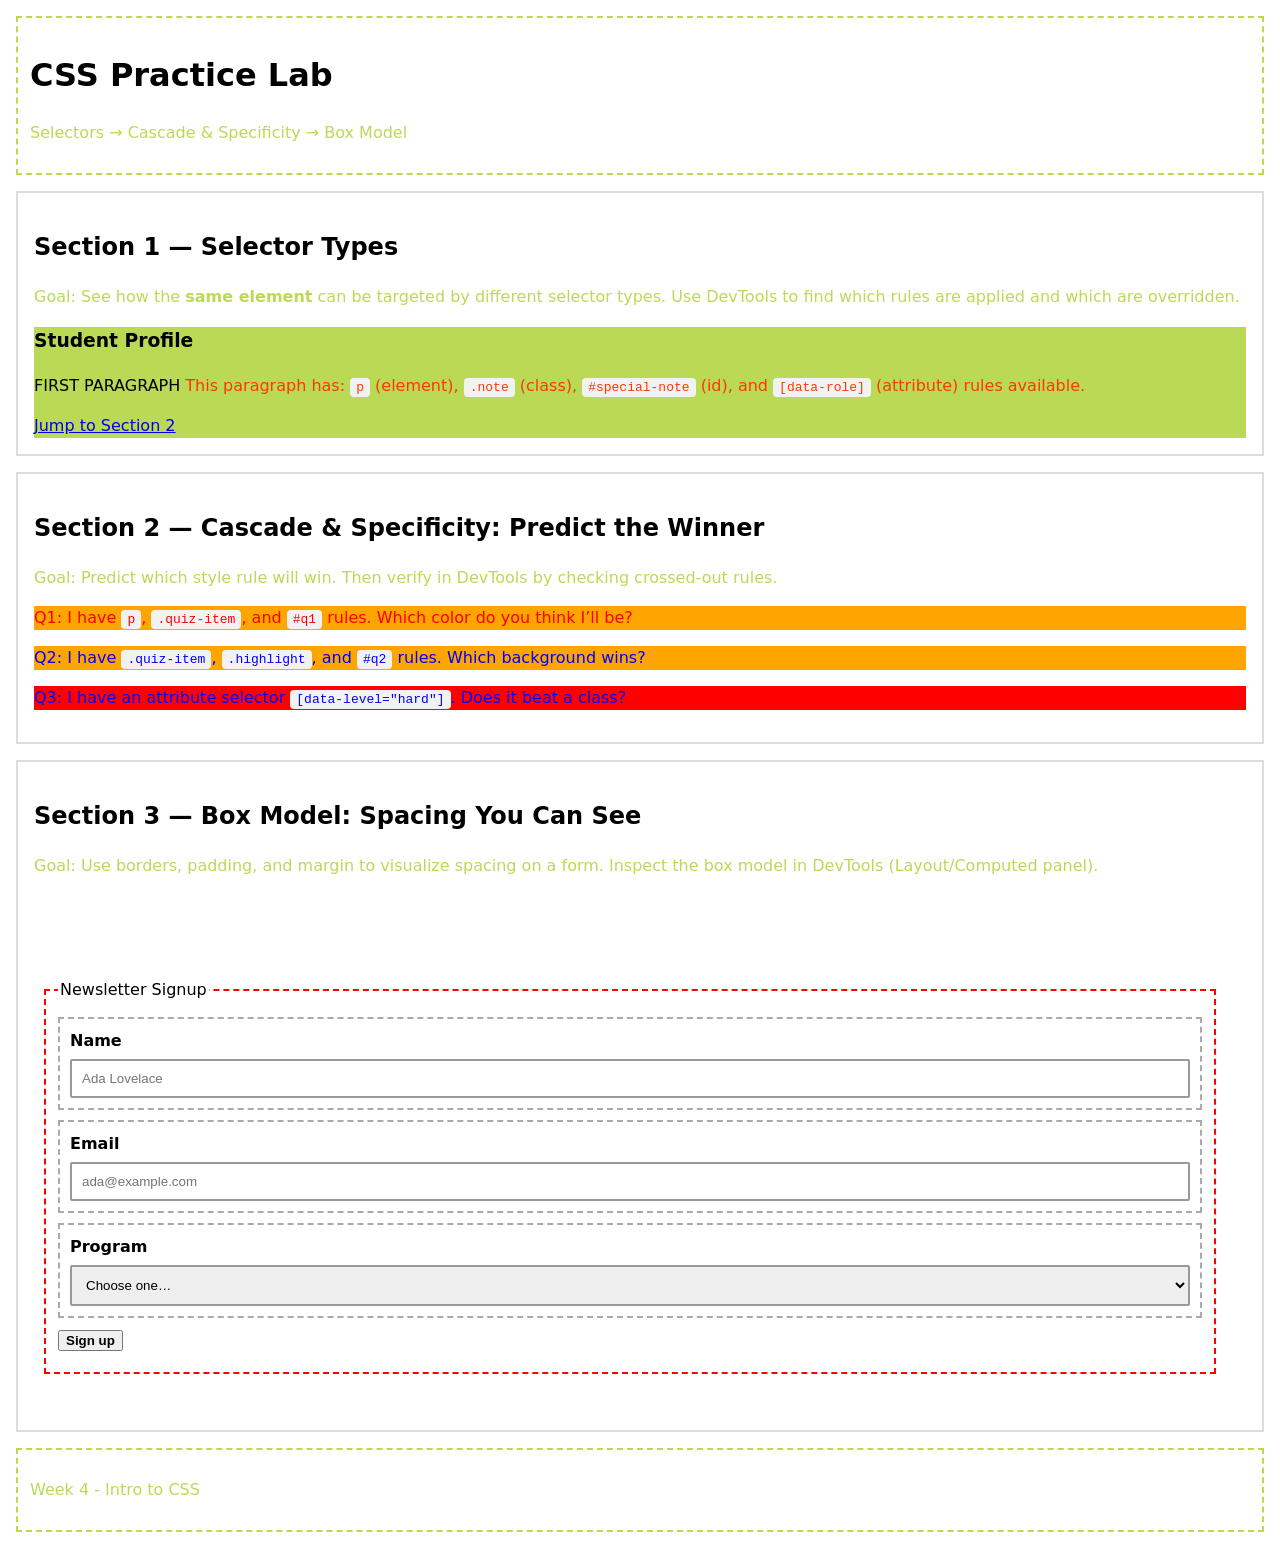
<file: week_four/index.html>
<!doctype html>
<html lang="en">
<head>
  <meta charset="utf-8" />
  <meta name="viewport" content="width=device-width, initial-scale=1" />
  <title>CSS Practice: Selectors, Cascade, Box Model</title>
  <!-- Activity One - How To Add CSS-->
   <!-- embedded, inline and external -->
  <link rel="stylesheet" href="css/styles.css" /><!-- External stylesheet - best practce :) -->
  <!-- <style> embedded css, don't do this! Bad practice 
    h1 {
        color: red; 
  }
  </style>-->
</head>

<body>
  <header class="page-header">
    <!-- inline css - don't do this, bad practice!<h1 style="color: red;">CSS Practice Lab</h1>-->
     <h1> CSS Practice Lab</h1>
    <p class="subtitle">Selectors → Cascade & Specificity → Box Model</p>
  </header>

  <!-- =========================
       SECTION 1: SELECTOR TYPES
       ========================= -->
  <section class="lab-section" id="section-1">
    <h2>Section 1 — Selector Types</h2>
    <p>
      Goal: See how the <strong>same element</strong> can be targeted by different selector types.
      Use DevTools to find which rules are applied and which are overridden.
    </p>

    <article class="demo-card" id="profile-card" data-role="student">
      <h3 class="card-title">Student Profile</h3>

      <!-- Activity Two - let's target this paragraph using a variety of different selectors -->
        <p class="note" id="special-note">
          This paragraph has:
          <code>p</code> (element), <code>.note</code> (class),
          <code>#special-note</code> (id), and <code>[data-role]</code> (attribute) rules available.
        </p>
      <a class="link" href="#section-2">Jump to Section 2</a>

    </article>

  </section>

  <!-- ======================================
       SECTION 2: CASCADE & SPECIFICITY QUIZ
       ====================================== -->
  <section class="lab-section" id="section-2">
    <h2>Section 2 — Cascade & Specificity: Predict the Winner</h2>
    <p>
      Goal: Predict which style rule will win. Then verify in DevTools by checking crossed-out rules.
    </p>

    <div class="quiz-area">
      <p class="quiz-item" id="q1">
        Q1: I have <code>p</code>, <code>.quiz-item</code>, and <code>#q1</code> rules.
        Which color do you think I’ll be?
      </p>

      <p class="quiz-item highlight" id="q2">
        Q2: I have <code>.quiz-item</code>, <code>.highlight</code>, and <code>#q2</code> rules.
        Which background wins?
      </p>

      <p class="quiz-item" data-level="hard">
        Q3: I have an attribute selector <code>[data-level="hard"]</code>. Does it beat a class?
      </p>
    </div>

  </section>

  <!-- =========================
       SECTION 3: THE BOX MODEL
       ========================= -->
  <section class="lab-section" id="section-3">
    <h2>Section 3 — Box Model: Spacing You Can See</h2>
    <p>
      Goal: Use borders, padding, and margin to visualize spacing on a form.
      Inspect the box model in DevTools (Layout/Computed panel).
    </p>

    <form class="signup-form" action="#" method="post">
      <fieldset class="form-box">
        <legend>Newsletter Signup</legend>

        <label class="field">
          <span>Name</span>
          <input type="text" name="name" placeholder="Ada Lovelace" />
        </label>

        <label class="field">
          <span>Email</span>
          <input type="email" name="email" placeholder="ada@example.com" />
        </label>

        <label class="field">
          <span>Program</span>
          <select name="program">
            <option value="">Choose one…</option>
            <option>Web Development</option>
            <option>Computer Programming</option>
            <option>Design</option>
          </select>
        </label>

        <button class="btn primary" type="submit">Sign up</button>
      </fieldset>
    </form>


  </section>

  <footer class="page-footer">
      <p> Week 4 - Intro to CSS </p>
  </footer>
</body>
</html>
</file>
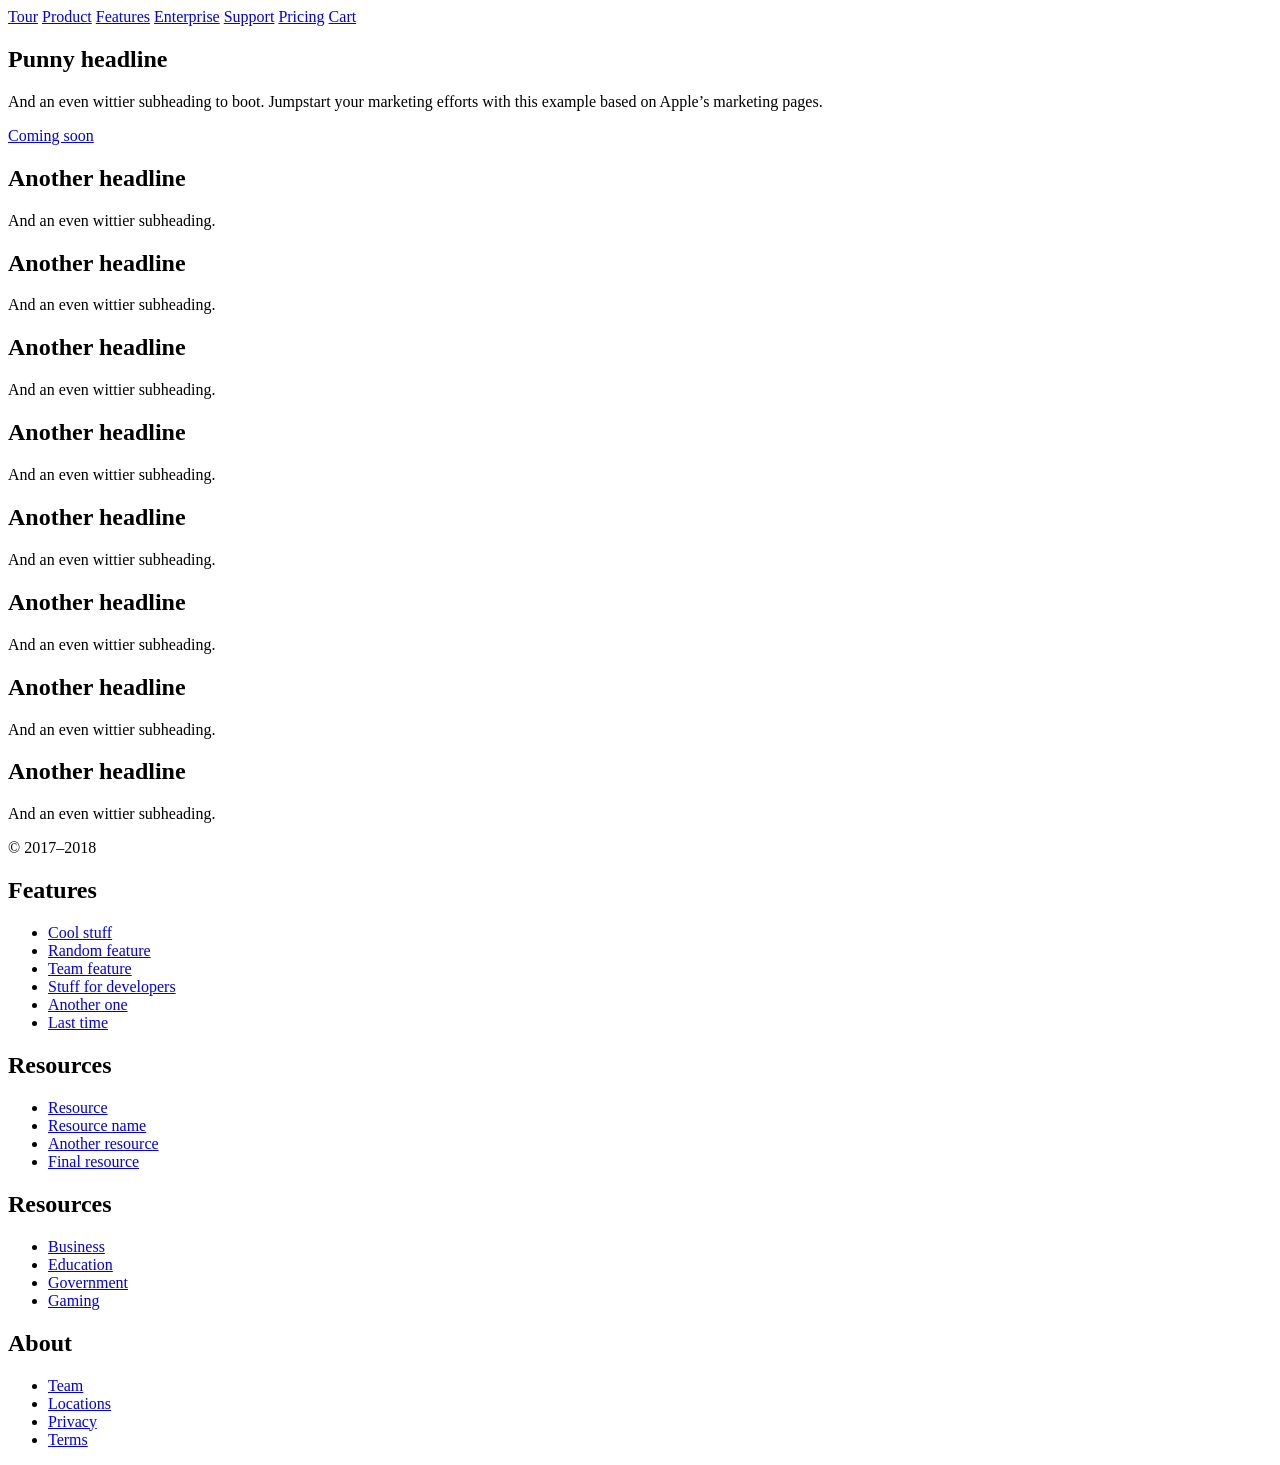
<file: assessments/assignment_two/index.html>
<!doctype html>
<html lang="en">
<head>
  <meta charset="utf-8" />
  <meta name="viewport" content="width=device-width, initial-scale=1" />
  <title>Product Example</title>
  <meta name="description" content="A product-style landing page structure without Bootstrap classes." />
</head>

<body>
  <!-- Top navigation -->
  <header>
    <nav aria-label="Primary navigation">
      <a href="#">Tour</a>
      <a href="#">Product</a>
      <a href="#">Features</a>
      <a href="#">Enterprise</a>
      <a href="#">Support</a>
      <a href="#">Pricing</a>
      <a href="#" aria-label="Shopping cart">Cart</a>
    </nav>
  </header>

  <main>
    <!-- Hero / marketing intro -->
    <section aria-labelledby="hero-title">
      <h1 id="hero-title">Punny headline</h1>
      <p>
        And an even wittier subheading to boot. Jumpstart your marketing efforts with this
        example based on Apple’s marketing pages.
      </p>
      <p><a href="#">Coming soon</a></p>
    </section>

    <!-- Product feature tiles (the example repeats these) -->
    <section aria-label="Product highlights">
      <article>
        <h2>Another headline</h2>
        <p>And an even wittier subheading.</p>
        <!-- Placeholder for “device”/image block from the original layout -->
        <div role="img" aria-label="Product image placeholder"></div>
      </article>

      <article>
        <h2>Another headline</h2>
        <p>And an even wittier subheading.</p>
        <div role="img" aria-label="Product image placeholder"></div>
      </article>

      <article>
        <h2>Another headline</h2>
        <p>And an even wittier subheading.</p>
        <div role="img" aria-label="Product image placeholder"></div>
      </article>

      <article>
        <h2>Another headline</h2>
        <p>And an even wittier subheading.</p>
        <div role="img" aria-label="Product image placeholder"></div>
      </article>

      <article>
        <h2>Another headline</h2>
        <p>And an even wittier subheading.</p>
        <div role="img" aria-label="Product image placeholder"></div>
      </article>

      <article>
        <h2>Another headline</h2>
        <p>And an even wittier subheading.</p>
        <div role="img" aria-label="Product image placeholder"></div>
      </article>

      <article>
        <h2>Another headline</h2>
        <p>And an even wittier subheading.</p>
        <div role="img" aria-label="Product image placeholder"></div>
      </article>

      <article>
        <h2>Another headline</h2>
        <p>And an even wittier subheading.</p>
        <div role="img" aria-label="Product image placeholder"></div>
      </article>
    </section>
  </main>

  <!-- Footer -->
  <footer>
    <p>© 2017–2018</p>

    <section aria-labelledby="footer-features">
      <h2 id="footer-features">Features</h2>
      <ul>
        <li><a href="#">Cool stuff</a></li>
        <li><a href="#">Random feature</a></li>
        <li><a href="#">Team feature</a></li>
        <li><a href="#">Stuff for developers</a></li>
        <li><a href="#">Another one</a></li>
        <li><a href="#">Last time</a></li>
      </ul>
    </section>

    <section aria-labelledby="footer-resources-1">
      <h2 id="footer-resources-1">Resources</h2>
      <ul>
        <li><a href="#">Resource</a></li>
        <li><a href="#">Resource name</a></li>
        <li><a href="#">Another resource</a></li>
        <li><a href="#">Final resource</a></li>
      </ul>
    </section>

    <section aria-labelledby="footer-resources-2">
      <h2 id="footer-resources-2">Resources</h2>
      <ul>
        <li><a href="#">Business</a></li>
        <li><a href="#">Education</a></li>
        <li><a href="#">Government</a></li>
        <li><a href="#">Gaming</a></li>
      </ul>
    </section>

    <section aria-labelledby="footer-about">
      <h2 id="footer-about">About</h2>
      <ul>
        <li><a href="#">Team</a></li>
        <li><a href="#">Locations</a></li>
        <li><a href="#">Privacy</a></li>
        <li><a href="#">Terms</a></li>
      </ul>
    </section>
  </footer>
</body>
</html>
</file>
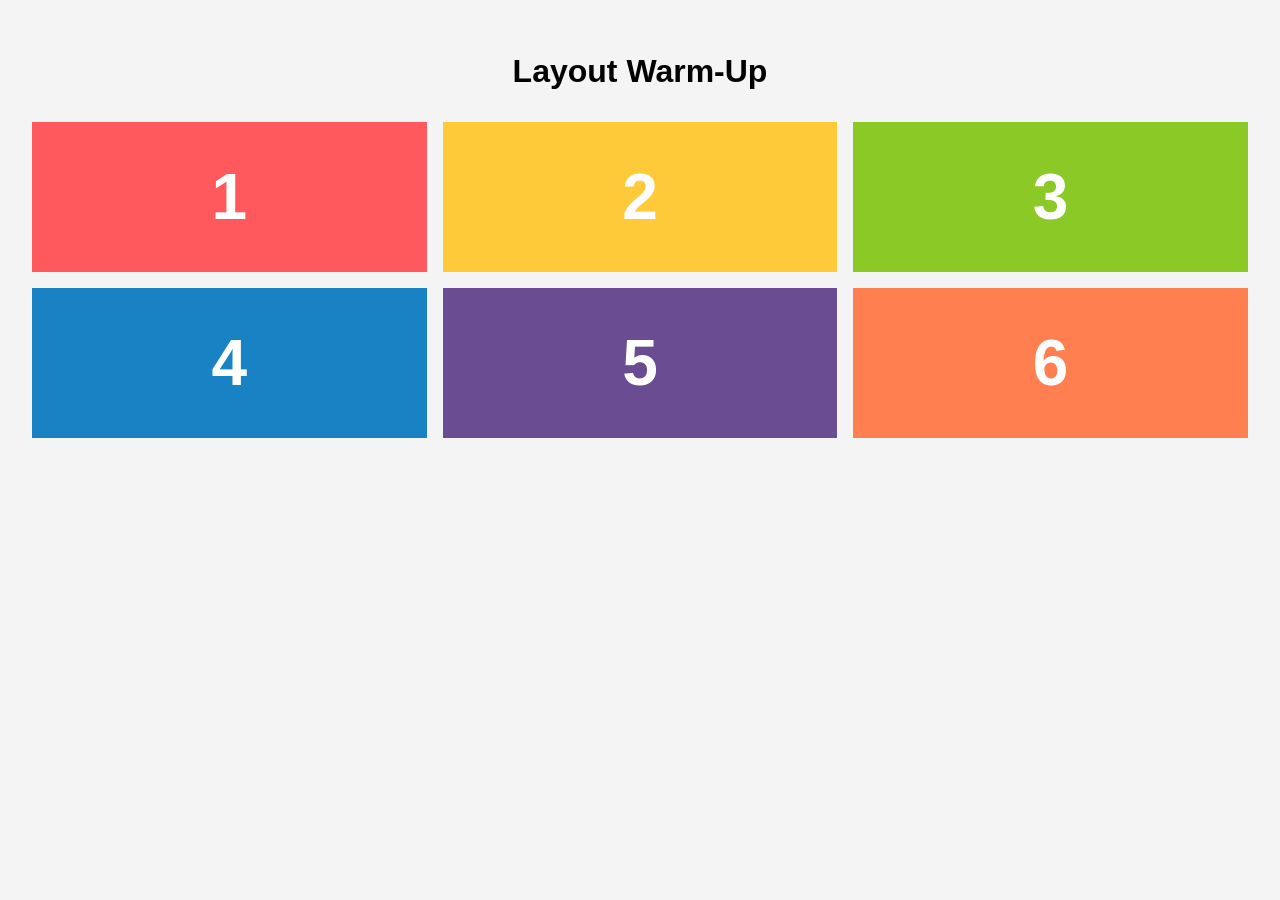
<file: week_eight/01-warm_up_quest/index.html>
<!doctype html>
<html lang="en">
<head>
  <meta charset="UTF-8">
  <title>Layout Warm-Up</title>
  <link rel="stylesheet" href="styles.css">
</head>
<body>

  <h1>Layout Warm-Up</h1>

  <div class="container">
    <section class="card card1">1</section>
    <section class="card card2">2</section>
    <section class="card card3">3</section>
    <section class="card card4">4</section>
    <section class="card card5">5</section>
    <section class="card card6">6</section>
  </div>

</body>
</html>
</file>
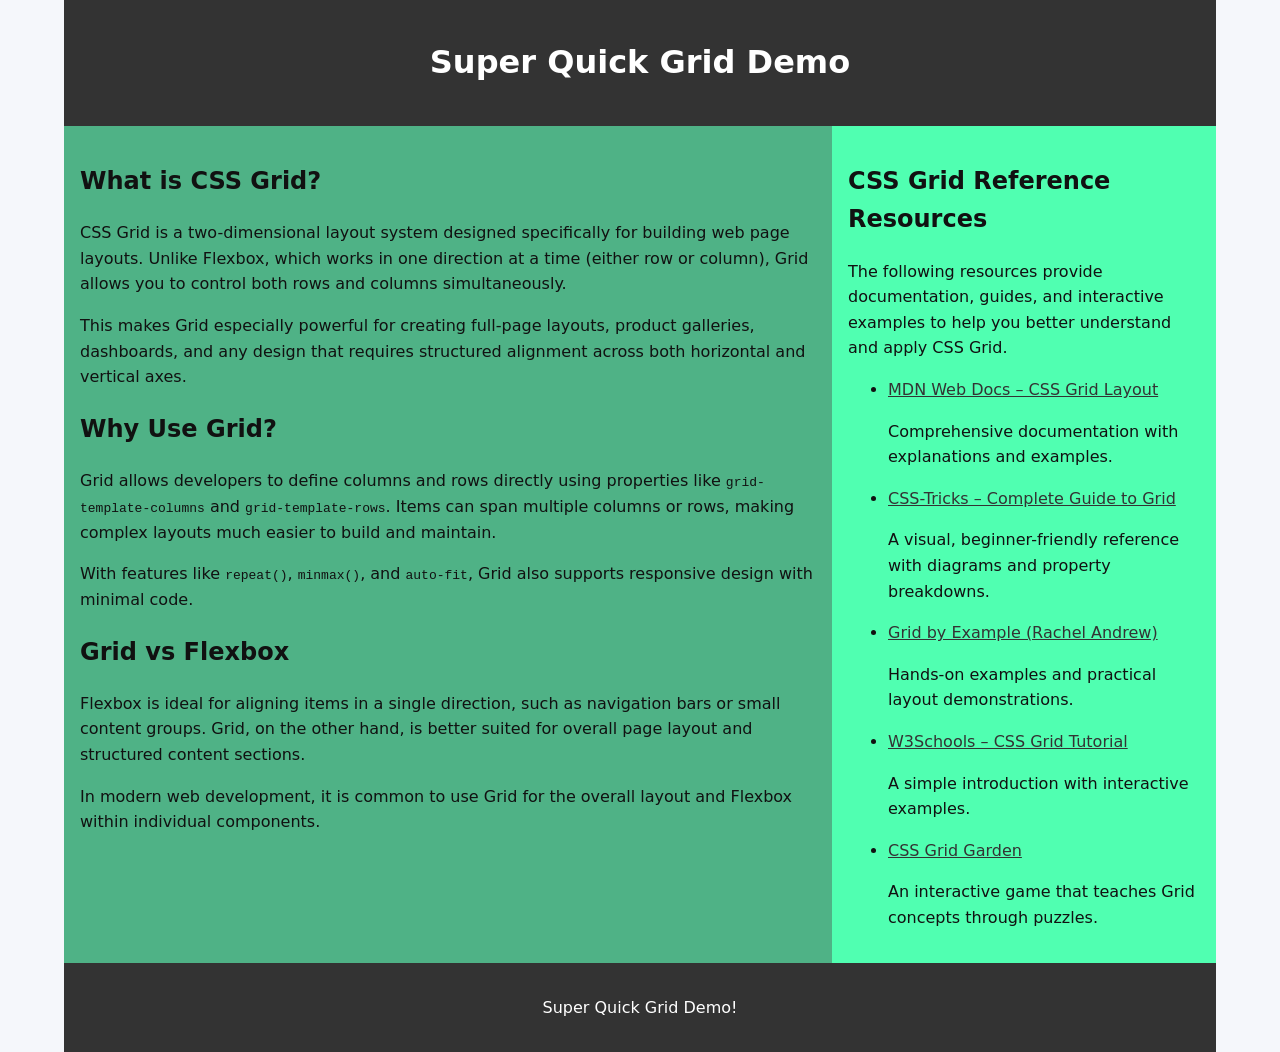
<file: week_eight/02-super-quick-grid-demo/index.html>
<!DOCTYPE html>
<html lang="en">

<head>
    <meta charset="UTF-8">
    <meta name="viewport" content="width=device-width, initial-scale=1.0">
    <title>Super Quick Grid Demo</title>
    <link href="main.css" rel="stylesheet">
</head>

<body>
    <div class="grid-container">
        <header>
            <h1> Super Quick Grid Demo </h1>
        </header>
        <article>
            <section>
                <h2>What is CSS Grid?</h2>

                <p>
                    CSS Grid is a two-dimensional layout system designed specifically for building
                    web page layouts. Unlike Flexbox, which works in one direction at a time
                    (either row or column), Grid allows you to control both rows and columns
                    simultaneously.
                </p>

                <p>
                    This makes Grid especially powerful for creating full-page layouts, product
                    galleries, dashboards, and any design that requires structured alignment
                    across both horizontal and vertical axes.
                </p>
            </section>

            <section>
                <h2>Why Use Grid?</h2>

                <p>
                    Grid allows developers to define columns and rows directly using properties
                    like <code>grid-template-columns</code> and <code>grid-template-rows</code>.
                    Items can span multiple columns or rows, making complex layouts much easier
                    to build and maintain.
                </p>

                <p>
                    With features like <code>repeat()</code>, <code>minmax()</code>, and
                    <code>auto-fit</code>, Grid also supports responsive design with minimal code.
                </p>
            </section>

            <section>
                <h2>Grid vs Flexbox</h2>
                <p>
                    Flexbox is ideal for aligning items in a single direction, such as navigation
                    bars or small content groups. Grid, on the other hand, is better suited for
                    overall page layout and structured content sections.
                </p>
                <p>
                    In modern web development, it is common to use Grid for the overall layout
                    and Flexbox within individual components.
                </p>
            </section>
        </article>
        <aside>
            <h2>CSS Grid Reference Resources</h2>

            <p>
                The following resources provide documentation, guides, and interactive
                examples to help you better understand and apply CSS Grid.
            </p>

            <ul>
                <li>
                    <a href="https://developer.mozilla.org/en-US/docs/Web/CSS/CSS_Grid_Layout" target="_blank">
                        MDN Web Docs – CSS Grid Layout
                    </a>
                    <p>Comprehensive documentation with explanations and examples.</p>
                </li>

                <li>
                    <a href="https://css-tricks.com/snippets/css/complete-guide-grid/" target="_blank">
                        CSS-Tricks – Complete Guide to Grid
                    </a>
                    <p>A visual, beginner-friendly reference with diagrams and property breakdowns.</p>
                </li>

                <li>
                    <a href="https://gridbyexample.com/" target="_blank">
                        Grid by Example (Rachel Andrew)
                    </a>
                    <p>Hands-on examples and practical layout demonstrations.</p>
                </li>

                <li>
                    <a href="https://www.w3schools.com/css/css_grid.asp" target="_blank">
                        W3Schools – CSS Grid Tutorial
                    </a>
                    <p>A simple introduction with interactive examples.</p>
                </li>

                <li>
                    <a href="https://cssgridgarden.com/" target="_blank">
                        CSS Grid Garden
                    </a>
                    <p>An interactive game that teaches Grid concepts through puzzles.</p>
                </li>
            </ul>

        </aside>
        <footer>
            <p> Super Quick Grid Demo!</p>
        </footer>
    </div><!--end grid container-->
</body>

</html>
</file>
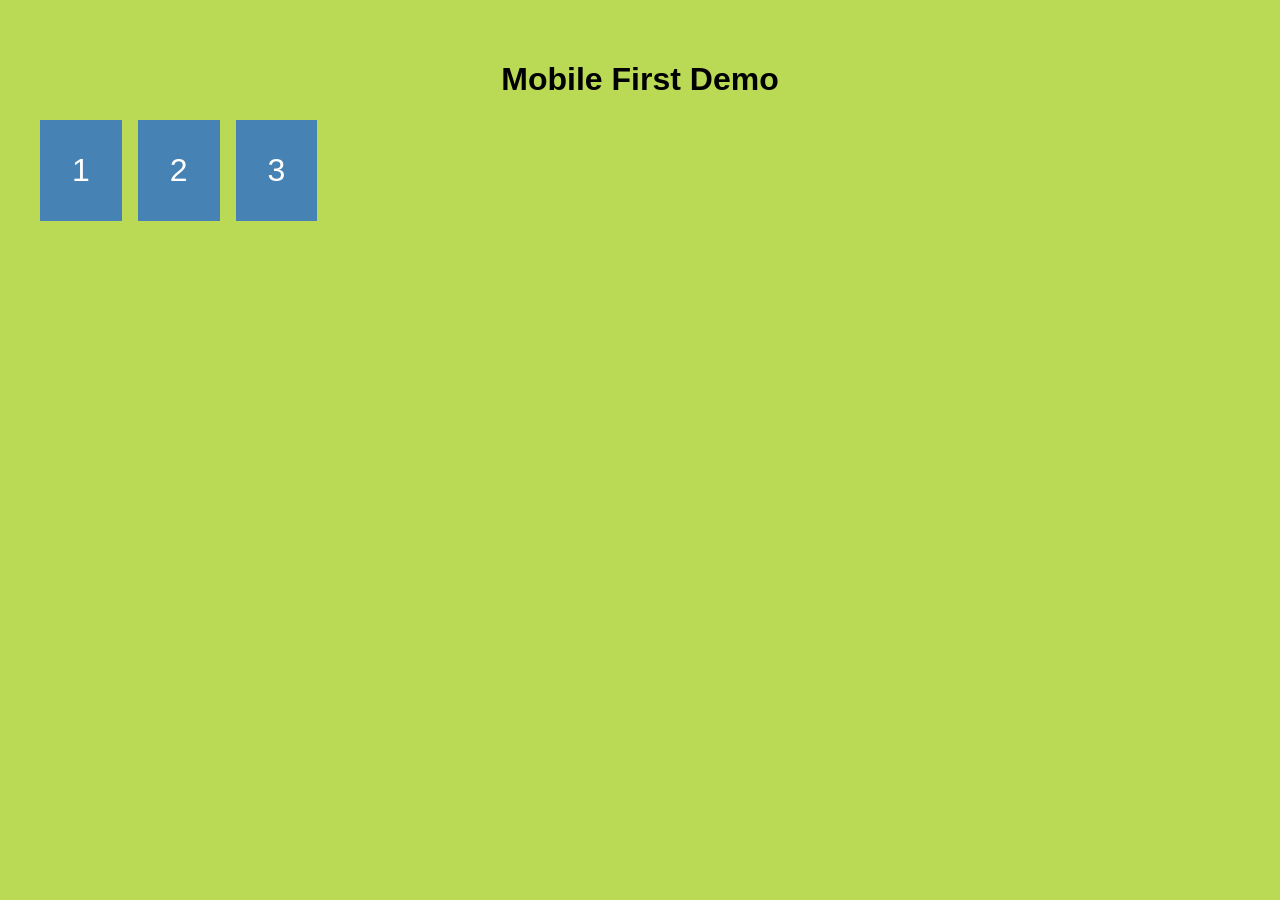
<file: week_eight/03-super_quick_media_query/index.html>
<!doctype html>
<html lang="en">
<head>
  <meta charset="UTF-8">
  <title>Mobile First Demo</title>
  <link rel="stylesheet" href="styles.css">
</head>
<body>

  <h1>Mobile First Demo</h1>

  <div class="container">
    <div class="box">1</div>
    <div class="box">2</div>
    <div class="box">3</div>
  </div>

</body>
</html>
</file>
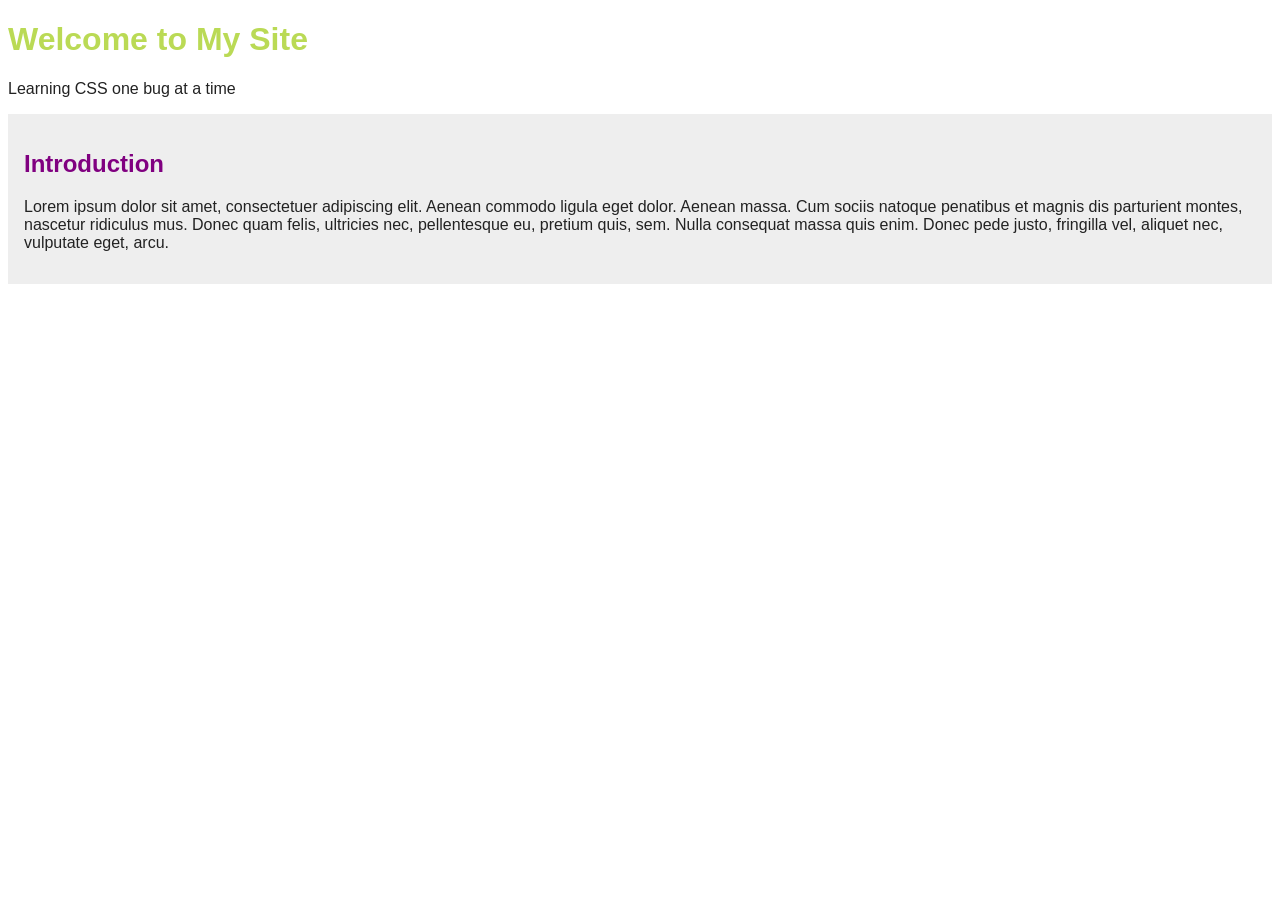
<file: week_five/intro/index.html>
<!doctype html>
<html lang="en">
  <head>
    <meta charset="UTF-8" />
    <title>Specificity Warm-Up</title>
    <link rel="stylesheet" href="styles.css" />
  </head>

  <body>
    <header class="site-header">
      <h1 class="page-title">Welcome to My Site</h1>
      <p class="tagline">Learning CSS one bug at a time</p>
    </header>

    <main>
      <section class="intro">
        <h2>Introduction</h2>
        <p>
            Lorem ipsum dolor sit amet, consectetuer adipiscing elit. Aenean commodo ligula eget dolor. Aenean massa. Cum sociis natoque penatibus et magnis dis parturient montes, nascetur ridiculus mus. Donec quam felis, ultricies nec, pellentesque eu, pretium quis, sem. Nulla consequat massa quis enim. Donec pede justo, fringilla vel, aliquet nec, vulputate eget, arcu.
        </p>
      </section>
    </main>
  </body>
</html>
</file>
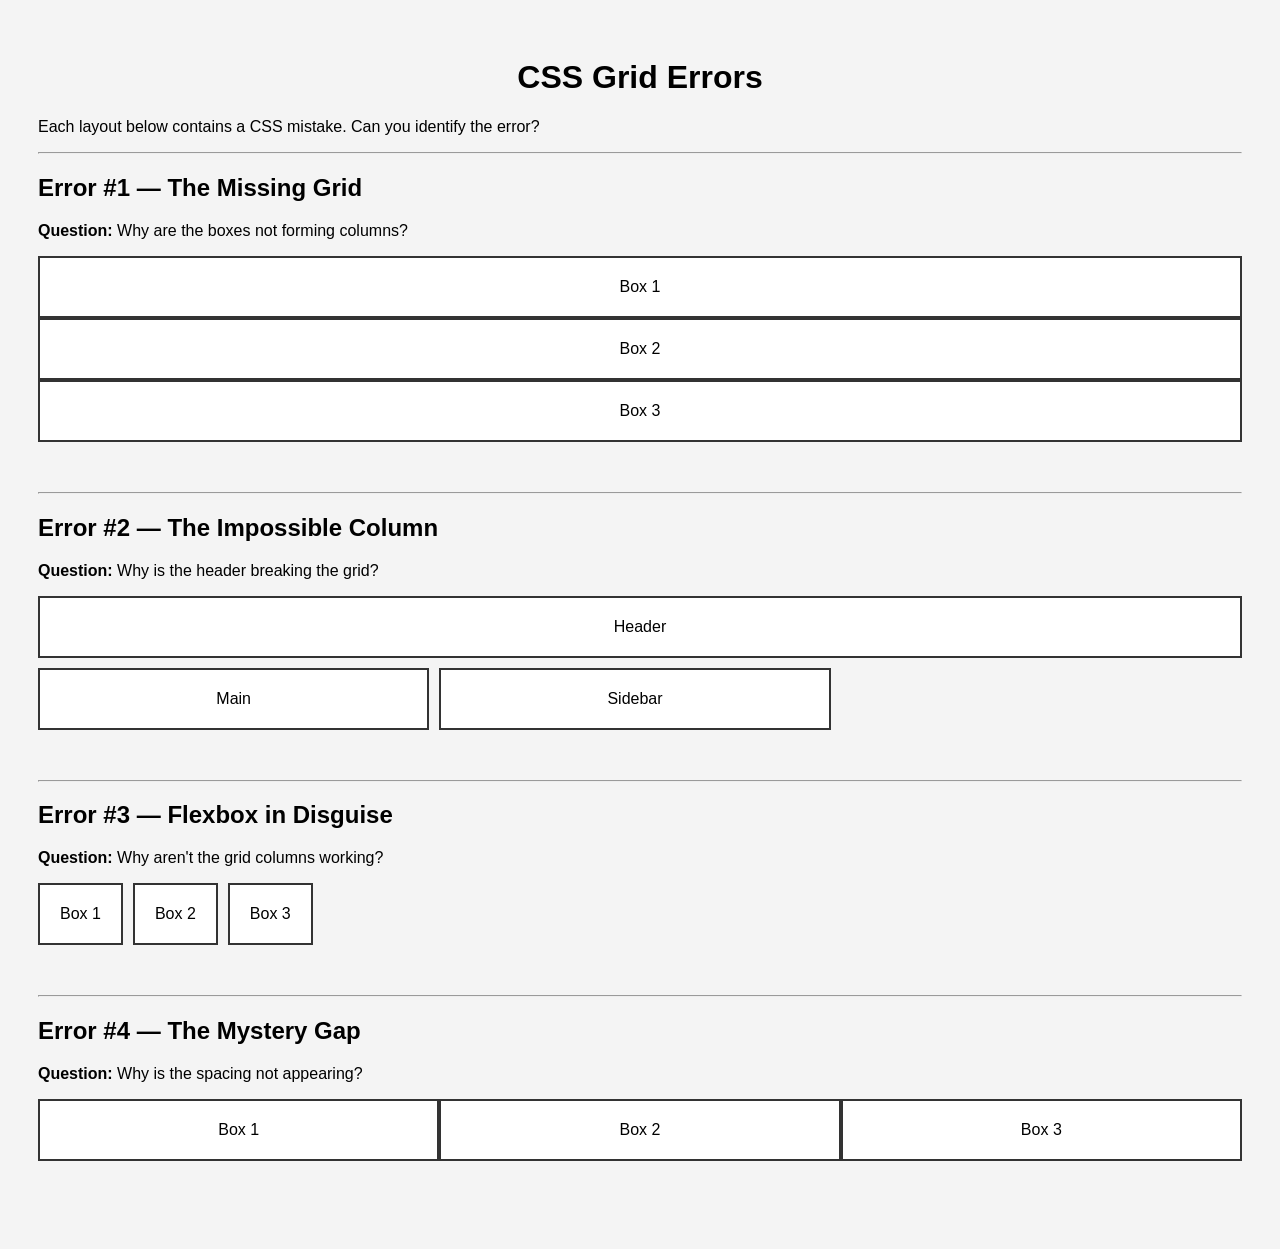
<file: week_nine/01-warm-up-grid-challenge/index.html>
<!DOCTYPE html>
<html>
<head>
<meta charset="UTF-8">
<title>Spot the Grid Error</title>

<style>

body{
    font-family: Arial, sans-serif;
    padding: 30px;
    background:#f4f4f4;
}

h1{
    text-align:center;
}

section{
    margin-bottom:50px;
}

.box{
    background:white;
    border:2px solid #333;
    padding:20px;
    text-align:center;
}

/* ---------------- */
/* Error #1 */
/* ---------------- */

.crime1{
    grid-template-columns: repeat(3,1fr);
    gap:10px;
}

/* ---------------- */
/* Error #2 */
/* ---------------- */

.crime2{
    display:grid;
    grid-template-columns: repeat(3,1fr);
    gap:10px;
}

.header-crime{
    grid-column:1 / 5;
}

/* ---------------- */
/* Error #3 */
/* ---------------- */

.crime3{
    display:flex;
    grid-template-columns: repeat(3,1fr);
    gap:10px;
}

/* ---------------- */
/* Error #4 */
/* ---------------- */

.crime4{
    display:grid;
    grid-template-columns: repeat(3,1fr);
    gap:10;
}

</style>
</head>

<body>

<h1>CSS Grid Errors</h1>
<p>Each layout below contains a CSS mistake. Can you identify the error?</p>

<hr>

<section>

<h2>Error #1 — The Missing Grid</h2>
<p><strong>Question:</strong> Why are the boxes not forming columns?</p>

<div class="crime1">
<div class="box">Box 1</div>
<div class="box">Box 2</div>
<div class="box">Box 3</div>
</div>

</section>

<hr>

<section>

<h2>Error #2 — The Impossible Column</h2>
<p><strong>Question:</strong> Why is the header breaking the grid?</p>

<div class="crime2">
<div class="box header-crime">Header</div>
<div class="box">Main</div>
<div class="box">Sidebar</div>
</div>



</section>

<hr>

<section>

<h2>Error #3 — Flexbox in Disguise</h2>
<p><strong>Question:</strong> Why aren't the grid columns working?</p>

<div class="crime3">
<div class="box">Box 1</div>
<div class="box">Box 2</div>
<div class="box">Box 3</div>
</div>

</section>

<hr>

<section>

<h2>Error #4 — The Mystery Gap</h2>
<p><strong>Question:</strong> Why is the spacing not appearing?</p>

<div class="crime4">
<div class="box">Box 1</div>
<div class="box">Box 2</div>
<div class="box">Box 3</div>
</div>

</section>

</body>
</html>
</file>
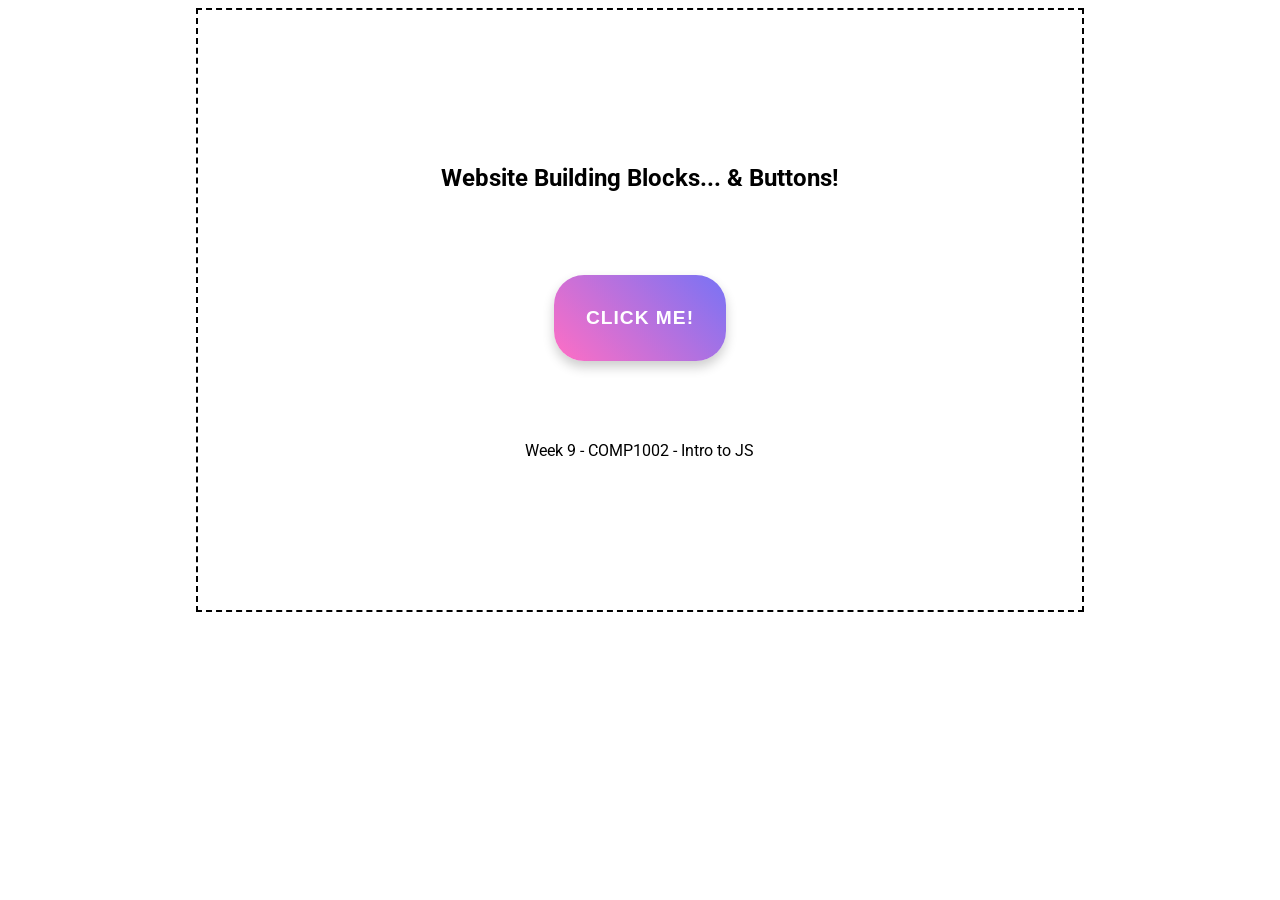
<file: week_nine/02-building-blocks/index.html>
<!DOCTYPE html>
<html lang="en">

<head>
    <meta charset="UTF-8">
    <meta name="viewport" content="width=device-width, initial-scale=1.0">
    <link rel="preconnect" href="https://fonts.googleapis.com">
    <link rel="preconnect" href="https://fonts.gstatic.com" crossorigin>
    <link href="https://fonts.googleapis.com/css2?family=Roboto:ital,wght@0,100..900;1,100..900&display=swap"
        rel="stylesheet">
    <title>Website Building Blocks... & Buttons! </title>
    <!-- Web Building Block #2 - Presentation -->
    <style>
        body {
            font-family: "Roboto", sans-serif;
        }

        article {
            display: flex;
            flex-direction: column;
            min-height: 600px;
            align-items: center;
            justify-content: center;
            border: 2px dashed #000;
            width: 70%;
            margin: 0 auto;
        }

        h1,
        footer {
            text-align: center;
        }

        .fun-btn {
            font-size: 1.2rem;
            padding: 2rem;
            border: none;
            border-radius: 30px;
            cursor: pointer;

            color: white;
            font-weight: bold;
            letter-spacing: 1px;

            background: linear-gradient(45deg, #ff6ec4, #7873f5);
            box-shadow: 0 6px 12px rgba(0, 0, 0, 0.2);

            transition: all 0.25s ease;
            margin: 4rem;
        }

        /* hover animation */
        .fun-btn:hover {
            transform: translateY(-3px) scale(1.05);
            box-shadow: 0 10px 18px rgba(0, 0, 0, 0.25);
        }
    </style>
</head>

<body>
    <article>
        <!-- Building Block One - Structure -->
        <h1> Website Building Blocks... & Buttons!</h1>
        <button class="fun-btn"> CLICK ME! </button>
        </main>
        <footer>
            <p> Week 9 - COMP1002 - Intro to JS </p>
        </footer>
        <!-- Web Building Block #3 - Interactivity -->
        <script>
            // finds an element in the webpage and stores it in a variable.

            // Document represents the entire webpage.JavaScript always starts with the document when interacting with HTML
            // querySelector()- A method used to select an element from the page. It uses CSS selectors to find elements

            let button = document.querySelector(".fun-btn");

            //addEventListener - a method used to listen for events
            //An event is something that happens on the page
            button.addEventListener("click", function () {
                alert("JavaScript is working!");
                console.log ("Heeyooooo!"); 
            });
        </script>
</body>

</html>
</file>
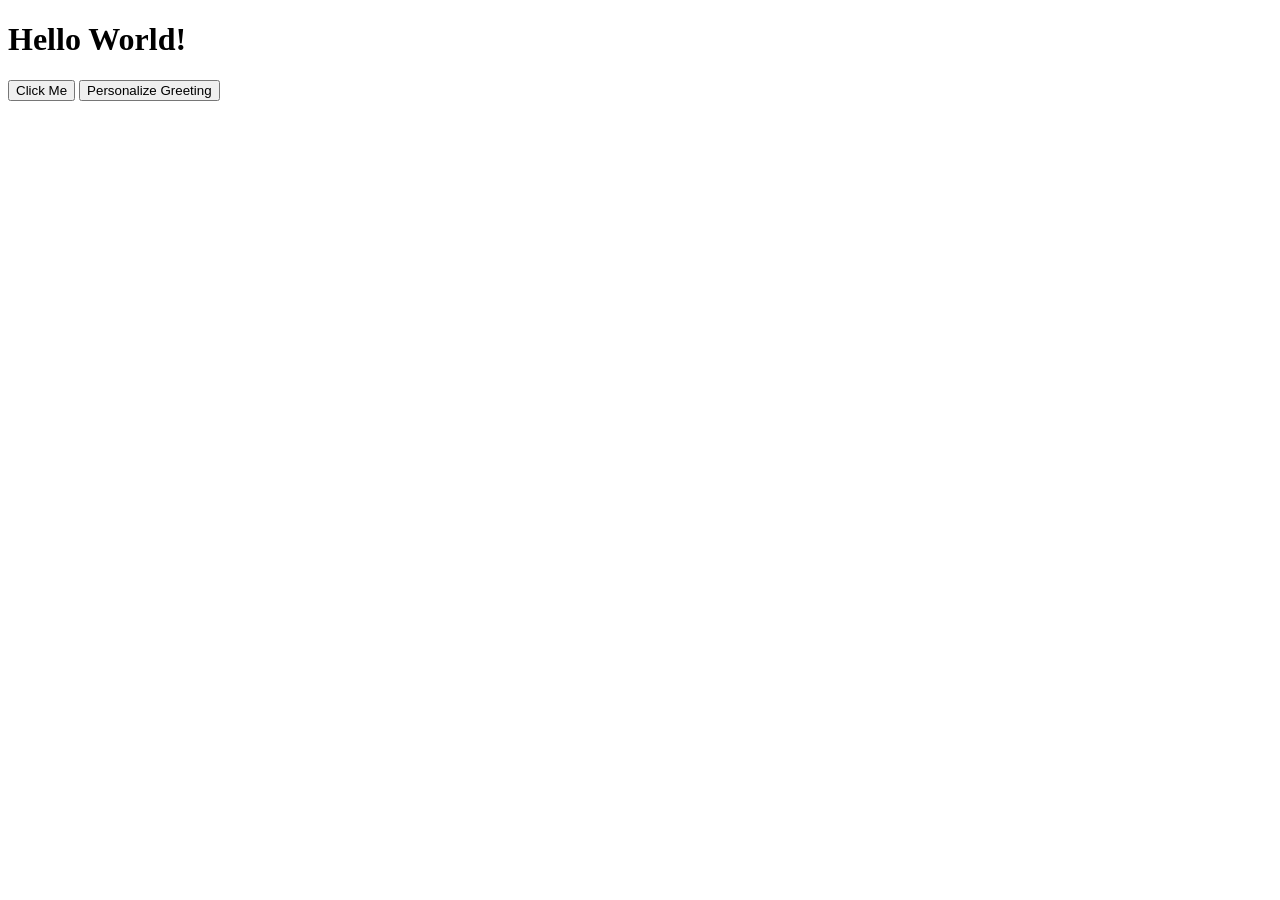
<file: week_nine/03-explore-the-dom/index.html>
<!DOCTYPE html>
<html>
<head>
    <title>DOM Demo</title>
</head>

<body>

<h1 id="title">Hello <span> World</span>!</h1>

<button id="changeBtn">Click Me</button>
<button id="greetingBtn">Personalize Greeting</button>

<script src="script.js"></script>

</body>
</html>
</file>
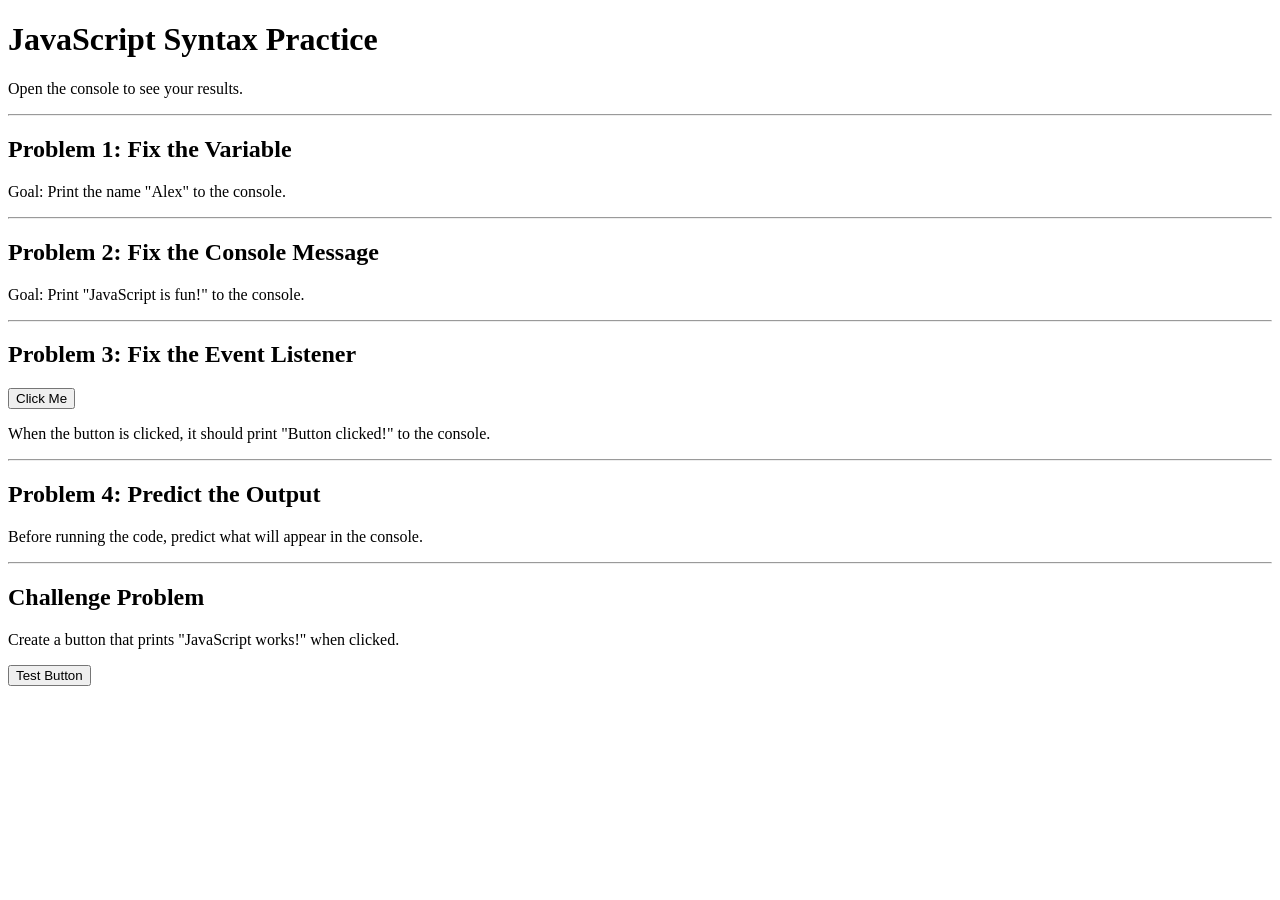
<file: week_nine/04-js-practice/index.html>
<!DOCTYPE html>
<html>
<head>
    <title>JavaScript Practice Activity</title>
</head>

<body>

<h1>JavaScript Syntax Practice</h1>

<p>Open the console to see your results.</p>

<hr>

<h2>Problem 1: Fix the Variable</h2>
<p>Goal: Print the name "Alex" to the console.</p>

<script>

// Fix the error in this code

let name = Alex;
console.log(name);

</script>

<hr>

<h2>Problem 2: Fix the Console Message</h2>
<p>Goal: Print "JavaScript is fun!" to the console.</p>

<script>

// Fix the syntax error

console.log JavaScript is fun!

</script>

<hr>

<h2>Problem 3: Fix the Event Listener</h2>

<button class="btn">Click Me</button>

<p>When the button is clicked, it should print "Button clicked!" to the console.</p>

<script>

// Fix the syntax errors

let button = document.querySelector(".btn")

button.addEventListener("click" function(){
console.log("Button clicked!")
})

</script>

<hr>

<h2>Problem 4: Predict the Output</h2>

<p>Before running the code, predict what will appear in the console.</p>

<script>

let score = 10

score = score + 5

console.log(score)

</script>

<hr>

<h2>Challenge Problem</h2>

<p>Create a button that prints "JavaScript works!" when clicked.</p>

<button id="testBtn">Test Button</button>

<script>

// Write your code below

</script>

</body>
</html>
</file>
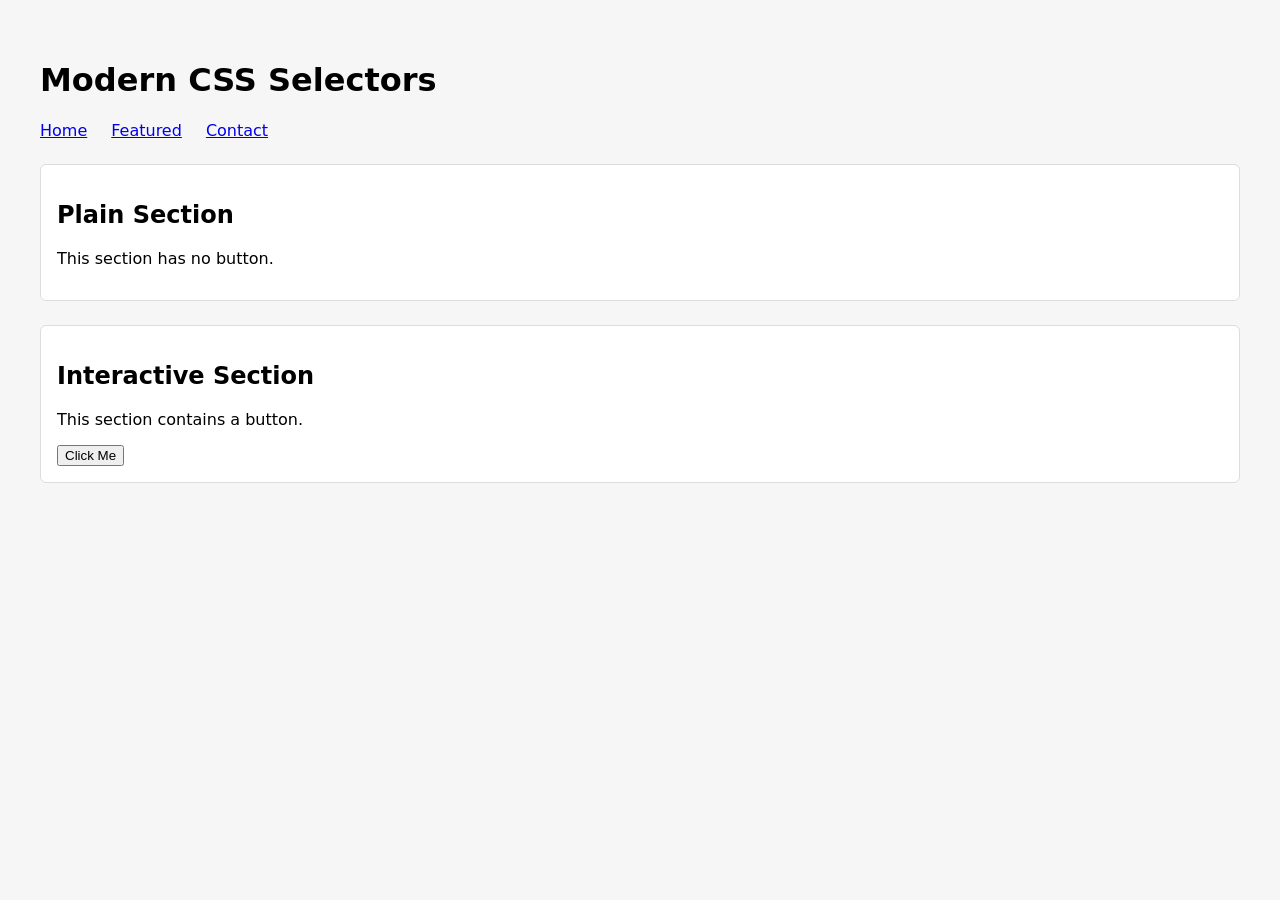
<file: week_six/02-modern_css_selectors/index.html>
<!doctype html>
<html lang="en">
<head>
  <meta charset="utf-8" />
  <title>Modern CSS Selectors – Pure Demo</title>
  <meta name="viewport" content="width=device-width, initial-scale=1" />
  <link href="styles.css" rel="stylesheet">
</head>

<body>

  <h1>Modern CSS Selectors</h1>

  <nav>
    <a href="#">Home</a>
    <a href="#" class="highlight">Featured</a>
    <a href="#">Contact</a>
  </nav>

  <section>
    <h2>Plain Section</h2>
    <p>This section has no button.</p>
  </section>

  <section>
    <h2>Interactive Section</h2>
    <p>This section contains a button.</p>
    <button>Click Me</button>
  </section>

</body>
</html>
</file>
<file: week_four/css/styles.css>
/* =========================
   Base styling (not layout)
   ========================= */

/* Activity Two - Explore the CSS Style Ruleset */
body {
  font-family: system-ui, Arial, sans-serif;
  line-height: 1.5;
  margin: 0;
  padding: 16px;
}

.page-header,
.page-footer {
  border: 2px dashed #BADA55;
  padding: 12px;
  margin-bottom: 16px;
}

.lab-section {
  border: 2px solid #ddd;
  padding: 16px;
  margin: 16px 0;
}

code {
  background: #f2f2f2;
  padding: 2px 6px;
  border-radius: 4px;
}

/* =========================
     SECTION 1: Selector types
     ========================= */

/* Activity Three - Selector Types */

/* Element selector */

p {
  color : #333; 
}

/* Contextual selector (descendant)  - look up combinators on mdn web docs */

article > p {
  color: #1a5fb4; 
}

/* Pseudo-class: first paragraph of its type */
p:hover {
  color: red; 
}

/* Class selector */
.note {
  color:#ff598f; 
}

/* Attribute selector */

article[data-role="student"] {
  background-color: #BADA55; 
}

/* ID selector (strongest so far) */

#special-note {
  color: #ff3800;
}

/* Pseduo - Element */
article p:first-of-type::before {
  content: "FIRST PARAGRAPH";
  color: #000; 
}


/* Focus Questions 

        1.) How many different CSS rules are applied to the first paragraph?
        (List them by selector type.)

        2.) Which rules are crossed out in DevTools, and which ones are active?
        What does a crossed-out rule indicate?

        3.) Predicting Before Explaining

        4.) Before inspecting, which rule do you think should control the text color? Why?
        What information did you use to make that prediction?

        5.) If two rules change the same property (for example, color), why doesn’t the browser apply both?

*/


/* ==============================
     SECTION 2: Cascade & Specificity
     ============================== */

/* Activity #4 - Which Seletor Will Win */

/* ROUND ONE/ Q1 - What colour will the element be? */

/* Element selector */

p {
  color: #BADA55; 
}

#q1 {
  color: red;
}

.quiz-item {
  color: blue; 
}



/* ROUND TWO/ Q2 - What background colour will the element have? */

.quiz-item {
  background-color: #C0FFEE; 
}

.highlight {
  background-color: #BADA55; 
}

/* ROUND THREE/ Q3 - What colour will the element be? */

p[data-level="hard"] {
  background-color: red; 
}

.quiz-item {
  background-color: orange; 
}


/* =========================
     SECTION 3: Box model (form)
     ========================= */

/* Activity #5 - Exolore the Box Model */

.signup-form {
  margin-top: 12px;
}

/* Visualize the box */

.form-box {
  display:block; 
  border: 2px dashed red; 
  padding-bottom: 20px;  
  margin: 100px 30px 40px 10px; 

}

/* Each field becomes a visible block with spacing */
.field {
  display: block;
  border: 2px dashed #aaa;
  padding: 10px;
  margin: 10px 0; 
}

.field span {
  display: inline-block;
  margin-bottom: 6px;
  font-weight: 600;
}

/* Inputs/selects: give visible borders so students can inspect sizing */
.field input,
.field select {
  width: 100%; 
  border: 2px solid #999; 
  padding: 10px; 
  box-sizing: border-box;
  border-radius: 2px; 
}

/* Primary button */
.primary {
  font-weight: 700;
}

/* Focus Questions
  1) In DevTools, click the fieldset (.form-box). What are its margin, border, padding, and content sizes?
  2) Increase padding on .form-box in styles.css. What changes visually?
  3) Where is the space coming from between form fields — margin or padding? Identify the exact rule.
  4) Add a border to .field input and use DevTools to find the exact box size.
*/
</file>
<file: week_eight/01-warm_up_quest/styles.css>
/* Basic page styling */
body {
    font-family: Arial, Helvetica, sans-serif;
    text-align: center;
    margin: 0;
    padding: 2rem;
    background: #f4f4f4;
    box-sizing: border-box; 
}

h1 {
    margin-bottom: 2rem;
}

/* Card styling */
.card {
    height: 150px;
    font-size: 4rem;
    font-weight: bold;
    color: white;
    display: flex;
    justify-content: center;
    align-items: center;
}

.card1 {
    background: #ff595e;
}

.card2 {
    background: #ffca3a;
}

.card3 {
    background: #8ac926;
}

.card4 {
    background: #1982c4;
}

.card5 {
    background: #6a4c93;
}

.card6 {
    background: #ff7f50;
}

/* Your Solution Here */ 

/* OPTION ONE - FLEXBOX - GOOD */ 

/*.container {
    display: flex; 
    flex-wrap: wrap; 
    gap: 1rem; 
}

.card {
    width:32%; 
}*/ 

/* OPTION TWO - GRID - BETTER */ 

.container {
    display: grid;
    grid-template-columns: repeat(3, 1fr); 
    gap: 1rem; 
}
</file>
<file: week_eight/02-super-quick-grid-demo/main.css>
/* Base Styles */ 
* {
    box-sizing: border-box;
  }
  
  body {
    margin: 0;
    font-family: system-ui, -apple-system, Segoe UI, Roboto, Arial, sans-serif;
    line-height: 1.6;
    background: #f5f7fb;
    color: #111;
  }

  .grid-container {
    width: 90%; 
    margin: 0 auto; 
    /* ADD GRID STYLES HERE */
  
    display: grid;  
    /* grid-template-columns */ 
    grid-template-columns: 2fr 1fr; 
    grid-template-areas: 
    "header header"
    "article aside" 
    "footer footer"
  }

  header{
    background-color: #333; 
    color: #FFF; 
    padding: 1rem;
    text-align:center; 
    /*what grid line the grid item starts at */ 
    /*grid-column-start: 1;*/ 
    /* what grid line the grid item ends at */ 
    /*grid-column-end: 3; 
    /*short hand */ 
    grid-column: 1/3; 
    grid-area: header; 
  }

  footer {
    background-color: #333; 
    color: #FFF; 
    padding: 1rem;
    text-align:center;
    /*grid-column: 1/3; */ 
    grid-area: footer; 
  }

  article {
    background-color: #4FB286;
    padding: 1rem; 
    /*grid-column: 1/2;*/ 
    grid-area: article; 
  }

  aside {
    background-color: #50FFB1; 
    padding: 1rem; 
    /*grid-column:2/3; */ 
    grid-area: aside; 
  }

  aside a {
    color: #333; 
  }
</file>
<file: week_eight/03-super_quick_media_query/styles.css>
body {
  font-family: Arial, sans-serif;
  text-align: center;
  padding: 2rem;
}

/* MOBILE FIRST (default styles) */
.container {
  display: flex;
  flex-direction: column;
  /* stacked vertically */
  gap: 1rem;
}

.box {
  background: steelblue;
  color: white;
  padding: 2rem;
  font-size: 2rem;
}

/* MEDIA QUERIES HERE */

@media (min-width: 700px) {

  body {
    background-color: #BADA55;
  }

  .container {
    flex-direction: row; 
  }

}
</file>
<file: week_five/intro/styles.css>
/* The Challenge 
I wanted my page heading (h1) to be #BADA55, but it keeps showing up a different colour.
😩Help! What’s going on?

Your task is to:
    - Figure out which CSS rule is winning
    - Explain why it wins
    - Fix the issue without deleting any CSS
*/

body {
    color: #222;
    font-family: Arial, sans-serif;
  }
  
  .site-header h1.page-title,
  h2 {
    color: #BADA55;  
  }
  
  .site-header h1 {
    color: orange;
  }
  
  .page-title {
    color: blue;
  }
  
  .intro {
    background: #eee;
    padding: 1rem;
  }
  
  .intro h2 {
    color: purple;
  }
</file>
<file: week_six/02-modern_css_selectors/styles.css>
body {
    font-family: system-ui, sans-serif;
    padding: 2rem;
    background: #f6f6f6;
  }

  nav  {
    display: flex; 
    gap: 1.5rem; 
  }

  section {
    background: white;
    padding: 1rem;
    margin-top: 1.5rem;
    border-radius: 6px;
    border: 1px solid #ddd;
  }
</file>
